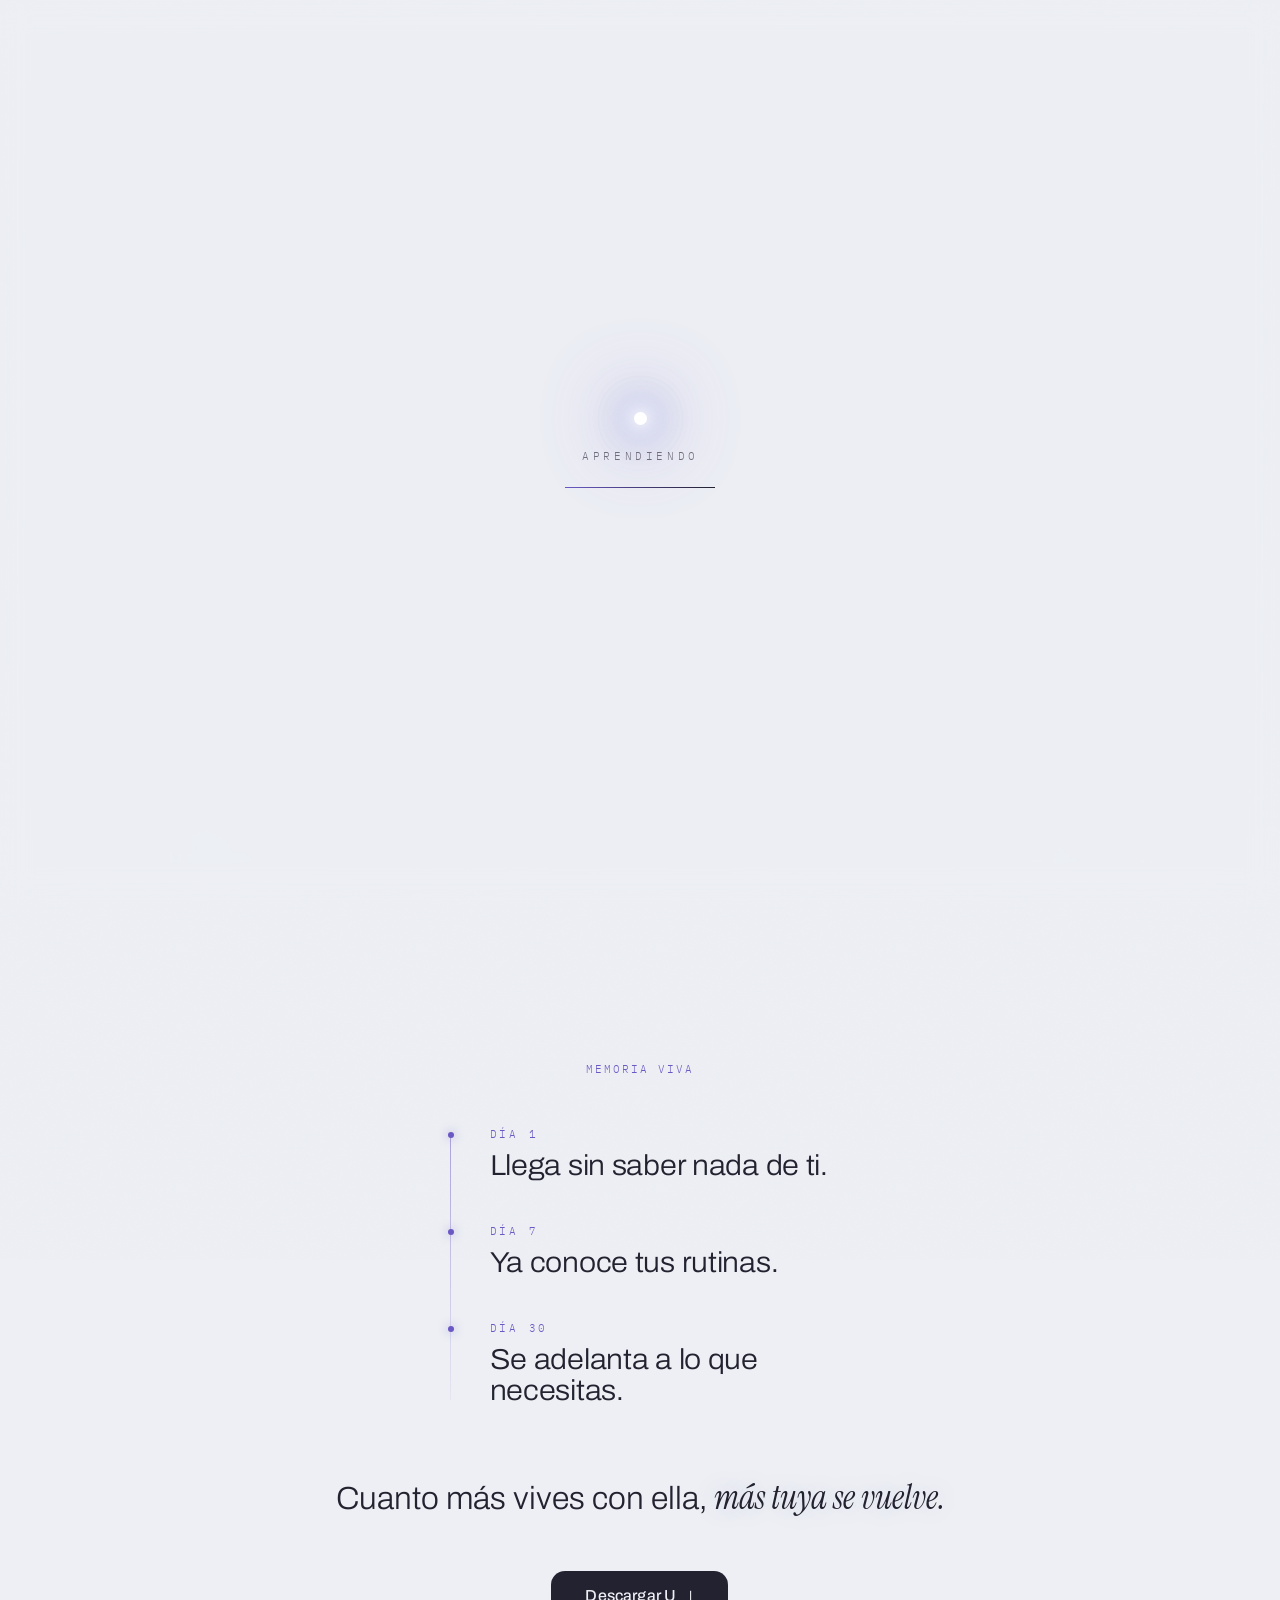
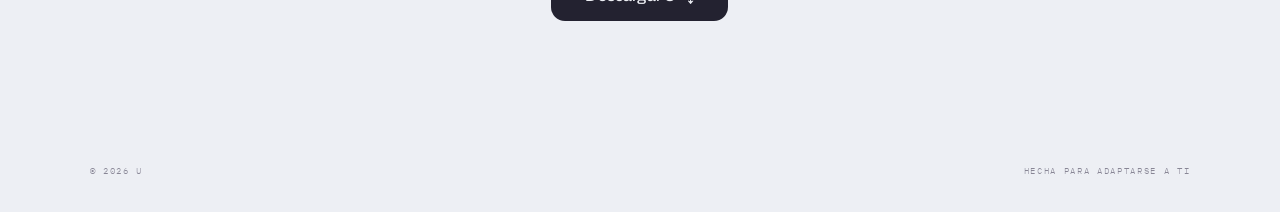
<file: index.html>
<!doctype html>
<html lang="es">
<head>
  <meta charset="utf-8" />
  <meta name="viewport" content="width=device-width, initial-scale=1, viewport-fit=cover" />
  <title>U — Una IA que se vuelve tuya</title>
  <meta name="description" content="U es un asistente personal de IA que aprende tus hábitos, recuerda tus gustos y se adapta a ti. Descarga la versión inicial." />
  <meta name="theme-color" content="#edeff4" />
  <meta property="og:title" content="U — Una IA que se vuelve tuya" />
  <meta property="og:description" content="Aprende tus hábitos, recuerda tus gustos y cada día necesita menos para ayudarte más." />
  <meta property="og:type" content="website" />

  <link rel="icon" type="image/svg+xml" href="favicon.svg" />

  <link rel="preconnect" href="https://fonts.googleapis.com" />
  <link rel="preconnect" href="https://fonts.gstatic.com" crossorigin />
  <link rel="preconnect" href="https://github.com" />
  <link rel="preconnect" href="https://raw.githubusercontent.com" />
  <link rel="preload" as="image" crossorigin="anonymous"
    href="https://raw.githubusercontent.com/joseph1356k/landing-descargas/main/assets/bg/orb-1.jpg" />
  <link
    href="https://fonts.googleapis.com/css2?family=Archivo:wdth,wght@75..125,200..600&family=IBM+Plex+Mono:wght@400&family=Instrument+Serif:ital@1&display=swap"
    rel="stylesheet"
  />

  <link rel="stylesheet" href="styles.css" />

  <noscript>
    <style>
      #loader { display: none !important; }
      body.is-loading { overflow: auto !important; }
      body.is-loading .reveal { opacity: 1 !important; transform: none !important; filter: none !important; }
      .memory .eyebrow, .memory .day, .memory .closing, .memory .memory-actions {
        opacity: 1 !important; transform: none !important; filter: none !important;
      }
      .bg-layer:first-child {
        opacity: 1 !important;
        background-image: url("https://raw.githubusercontent.com/joseph1356k/landing-descargas/main/assets/bg/orb-1.jpg") !important;
      }
      .bg-waves, .bg-glow { display: none !important; }
    </style>
  </noscript>
</head>

<body class="is-loading">
  <!-- Pantalla de carga: vidrio esmerilado sobre el fondo despertando -->
  <div class="loader" id="loader" role="status" aria-live="polite" aria-label="Cargando">
    <div class="loader-core" aria-hidden="true"></div>
    <p class="loader-word" id="loaderWord">despertando</p>
    <div class="loader-track" aria-hidden="true"><span class="loader-fill" id="loaderFill"></span></div>
  </div>

  <!-- Fondo vivo por capas: base en crossfade + ondas reactivas
       al mouse + glow integrado. Frames en js/config.js (BG_IMAGES). -->
  <div class="backdrop" aria-hidden="true">
    <div class="bg-depth">
      <div class="bg-breathe">
        <div class="bg-layer"></div>
        <div class="bg-layer"></div>
      </div>
    </div>
    <div class="bg-waves">
      <div class="bg-wave"></div>
      <div class="bg-wave bg-wave--b"></div>
    </div>
    <div class="bg-glow"></div>
    <div class="veil"></div>
  </div>
  <div class="grain" aria-hidden="true"></div>

  <header class="top reveal d1">
    <a class="wordmark" href="#" aria-label="U, inicio">U<span class="wordmark-dot">·</span></a>
    <span class="build mono">acceso anticipado · v0.38</span>
  </header>

  <main>
    <section class="hero">
      <h1 class="title reveal d1">
        <span class="title-line">Una IA que</span>
        <span class="title-line">se vuelve <em>tuya.</em></span>
      </h1>

      <p class="sub reveal d2">
        Aprende tus hábitos, recuerda tus gustos y entiende cómo haces las cosas.
        Cada día necesita menos para ayudarte más.
      </p>

      <div class="actions reveal d3">
        <a class="cta" data-download href="https://github.com/joseph1356k/landing-descargas/raw/main/downloads/U-0.38.apk" download="U-0.38.apk">
          <span class="cta-label">Descargar U</span>
          <span class="cta-arrow" aria-hidden="true">↓</span>
        </a>
      </div>

      <a class="scroll-cue reveal d4" href="#memoria" aria-label="Ver cómo aprende">
        <span class="cue-line" aria-hidden="true"></span>
      </a>
    </section>

    <section class="memory" id="memoria">
      <p class="eyebrow mono">memoria viva</p>

      <ol class="days">
        <li class="day">
          <span class="day-when">día 1</span>
          <span class="day-what">Llega sin saber nada de ti.</span>
        </li>
        <li class="day">
          <span class="day-when">día 7</span>
          <span class="day-what">Ya conoce tus rutinas.</span>
        </li>
        <li class="day">
          <span class="day-when">día 30</span>
          <span class="day-what">Se adelanta a lo que necesitas.</span>
        </li>
      </ol>

      <p class="closing">Cuanto más vives con ella, <em>más tuya se vuelve.</em></p>

      <div class="actions memory-actions">
        <a class="cta" data-download href="https://github.com/joseph1356k/landing-descargas/raw/main/downloads/U-0.38.apk" download="U-0.38.apk">
          <span class="cta-label">Descargar U</span>
          <span class="cta-arrow" aria-hidden="true">↓</span>
        </a>
      </div>
    </section>
  </main>

  <footer class="foot">
    <span class="mono">© <span id="year">2026</span> U</span>
    <span class="mono">hecha para adaptarse a ti</span>
  </footer>

  <script type="module" src="js/main.js"></script>
</body>
</html>
</file>
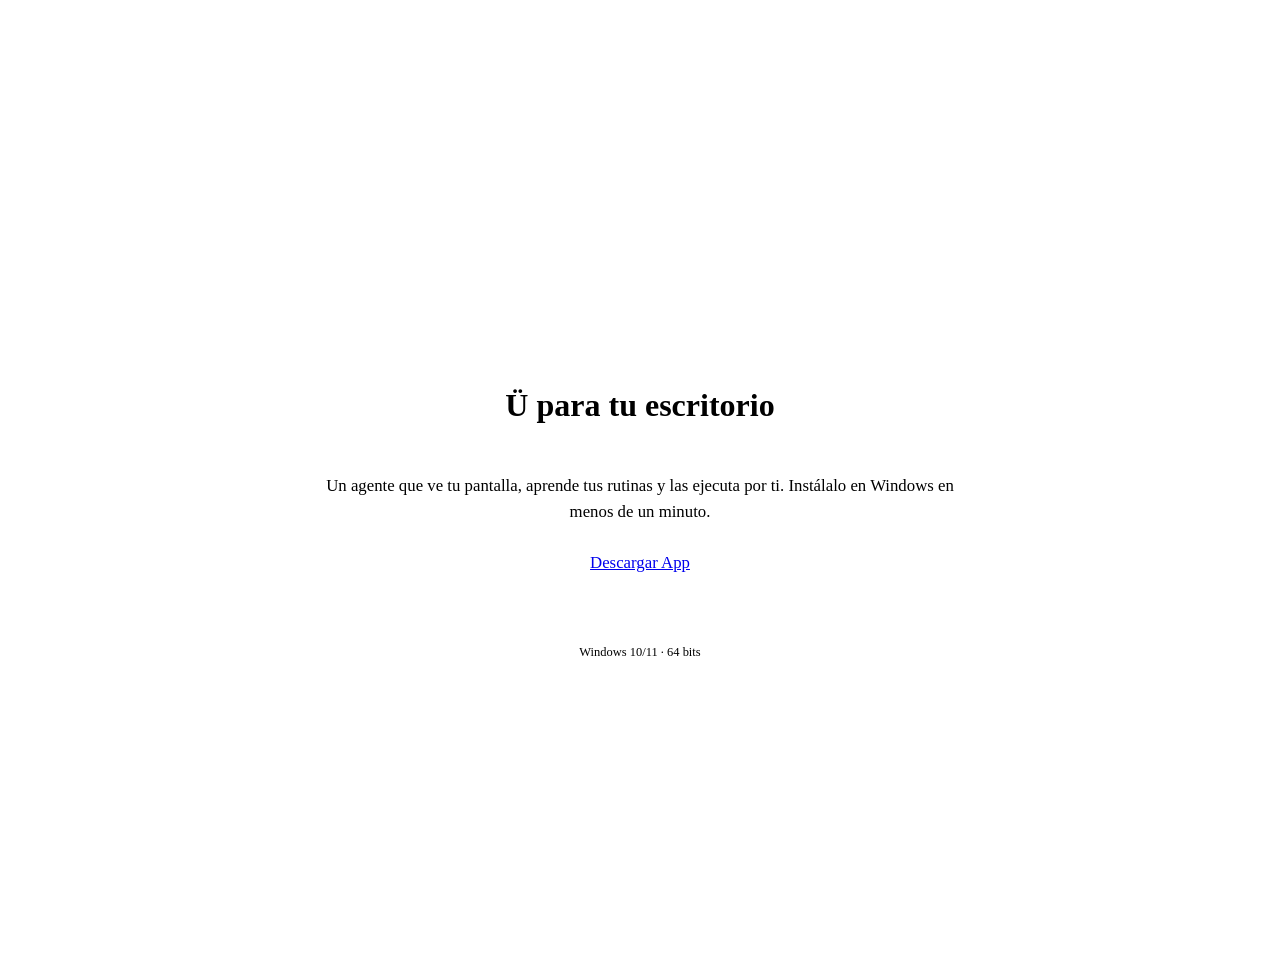
<file: windows/index.html>
<!doctype html>
<html lang="es">
<head>
  <meta charset="utf-8" />
  <meta name="viewport" content="width=device-width, initial-scale=1, viewport-fit=cover" />
  <title>U para Windows</title>
  <meta name="description" content="Descarga U, el agente de escritorio para Windows: aprende tus rutinas y actúa por ti." />
  <meta name="theme-color" content="#020202" />
  <meta property="og:title" content="U para Windows" />
  <meta property="og:description" content="Tu propio agente de escritorio. Aprende tus rutinas y actúa por ti." />
  <meta property="og:type" content="website" />

  <link rel="icon" type="image/svg+xml" href="../favicon.svg" />

  <link rel="stylesheet" href="https://graph-eight-pied.vercel.app/provider-studio.css">
  <script src="https://graph-eight-pied.vercel.app/miracle-bg.js" defer></script>

  <style>
    .windows-landing {
      min-height: 100vh;
      display: grid;
      place-items: center;
      text-align: center;
      padding: 32px;
    }

    .windows-landing-copy {
      display: grid;
      justify-items: center;
      gap: 28px;
      max-width: 640px;
    }

    .windows-landing p.lead {
      margin: 0;
      color: var(--muted);
      font-size: 1.05rem;
      line-height: 1.55;
    }

    .windows-landing-cta {
      height: 64px;
      padding: 0 44px;
      font-size: 1.05rem;
      margin: 0;
    }

    .windows-landing-note {
      margin: 0;
      color: var(--dim);
      font-size: 0.78rem;
    }
  </style>
</head>
<body>
  <main class="studio-shell windows-landing">
    <div class="windows-landing-copy">
      <div class="studio-hero-mark" aria-hidden="true">
        <svg viewBox="0 0 60 54"><path d="M30 3 57 51H3Z"/></svg>
      </div>
      <h1>Ü para tu escritorio</h1>
      <p class="lead">Un agente que ve tu pantalla, aprende tus rutinas y las ejecuta por ti. Instálalo en Windows en menos de un minuto.</p>
      <a class="button primary windows-landing-cta" href="https://graph-eight-pied.vercel.app/api/windows/latest-installer">Descargar App</a>
      <p class="windows-landing-note">Windows 10/11 · 64 bits</p>
    </div>
  </main>
</body>
</html>
</file>
<file: styles.css>
/* ============================================================
   U — landing de descarga (tema claro)
   Fondo: secuencia etérea de la esfera. Papel frío, tinta
   violeta oscura, acento lavanda profundo.
   Tipografía: Archivo (máquina) + Instrument Serif itálica (lo humano)
   ============================================================ */

:root {
  --paper: #edeff4;
  --ink:   #232230;
  --muted: #6f6c7e;
  --halo:  #6a58c4;

  --font-sans:  "Archivo", system-ui, sans-serif;
  --font-serif: "Instrument Serif", Georgia, serif;
  --font-mono:  "IBM Plex Mono", ui-monospace, "Cascadia Mono", monospace;

  --ease: cubic-bezier(0.22, 0.8, 0.24, 1);
  --pad-x: clamp(1.4rem, 7vw, 7rem);
}

* { box-sizing: border-box; margin: 0; padding: 0; }

html { scroll-behavior: smooth; }

body {
  background: var(--paper);
  color: var(--ink);
  font-family: var(--font-sans);
  font-weight: 360;
  min-height: 100svh;
  overflow-x: hidden;
  -webkit-font-smoothing: antialiased;
  text-rendering: optimizeLegibility;
}

body.is-loading { overflow: hidden; }

::selection { background: rgba(106, 88, 196, 0.22); }

a { color: inherit; text-decoration: none; }
ol { list-style: none; }
em { font-style: italic; }

:focus-visible {
  outline: 2px solid var(--halo);
  outline-offset: 4px;
  border-radius: 4px;
}

.mono {
  font-family: var(--font-mono);
  font-size: 0.7rem;
  letter-spacing: 0.18em;
  text-transform: uppercase;
  color: var(--muted);
}

/* ---------- fondo vivo (secuencia de imágenes) ---------- */

.backdrop {
  position: fixed;
  inset: 0;
  z-index: 0;
  overflow: hidden;
  pointer-events: none;
  background: var(--paper);
}

/* canvas WebGL: la imagen deformada por olas (camino principal) */
.bg-canvas {
  position: absolute;
  inset: 0;
  width: 100%;
  height: 100%;
}

/* con WebGL activo, las capas DOM de respaldo no se pintan */
.backdrop.gl-on .bg-depth,
.backdrop.gl-on .bg-waves,
.backdrop.gl-on .bg-glow { display: none; }

/* capa 1 — base: la secuencia, con profundidad mínima */
.bg-depth {
  position: absolute;
  inset: 0;
  will-change: transform;
}

.bg-breathe {
  position: absolute;
  inset: 0;
  animation: bg-breathe 18s ease-in-out infinite alternate;
}

.bg-layer {
  position: absolute;
  inset: -4%;
  background-size: cover;
  background-position: center;
  opacity: 0;
  will-change: opacity, transform;
}

@keyframes bg-breathe {
  to { transform: scale(1.03); }
}

/* capa 2 — ondas: la misma imagen duplicada con blend "screen"
   y un hueco enmascarado al centro. La esfera no se duplica ni
   se mueve; el humo lateral sí reacciona al cursor. */
.bg-waves {
  position: absolute;
  inset: 0;
  animation: waves-sway 13s ease-in-out infinite alternate;
}

/* vaivén autónomo: el humo se mece solo, aun sin mouse */
@keyframes waves-sway {
  from { transform: translate3d(-12px, 7px, 0); }
  to   { transform: translate3d(12px, -9px, 0); }
}

.bg-wave {
  position: absolute;
  inset: -7%;
  background-size: cover;
  background-position: center;
  mix-blend-mode: screen;
  opacity: 0.5;
  will-change: transform;
  transform: scale(1.06);
  -webkit-mask-image: radial-gradient(circle at 50% 46%,
    transparent 0 15%, #000 34%);
  mask-image: radial-gradient(circle at 50% 46%,
    transparent 0 15%, #000 34%);
}

.bg-wave--b {
  opacity: 0.32;
  transform: scale(1.12) scaleX(-1);
}

/* capa 3 — glow del cursor, integrado por blend (no un círculo
   pegado): un campo de luz que abrillanta el humo al pasar */
.bg-glow {
  position: absolute;
  left: 0;
  top: 0;
  width: 74vmax;
  height: 74vmax;
  border-radius: 50%;
  background: radial-gradient(circle,
    rgba(255, 255, 255, 0.85) 0%,
    rgba(186, 197, 245, 0.35) 32%,
    transparent 62%);
  mix-blend-mode: overlay;
  opacity: 0;
  transition: opacity 0.9s ease;
  will-change: transform, opacity;
  transform: translate3d(-100vw, -100vh, 0);
}

/* sin mouse (touch): solo el loop base */
@media (hover: none) {
  .bg-waves,
  .bg-glow { display: none; }
}

/* velo que integra la imagen con el papel y protege la lectura */
.veil {
  position: absolute;
  inset: 0;
  background:
    radial-gradient(120vmax 90vmax at 50% 42%,
      transparent 34%, rgba(237, 239, 244, 0.55) 82%, var(--paper) 100%),
    linear-gradient(to bottom,
      rgba(237, 239, 244, 0.55), transparent 18% 80%, rgba(237, 239, 244, 0.75));
}

.grain {
  position: fixed;
  inset: -40%;
  z-index: 5;
  pointer-events: none;
  opacity: 0.04;
  mix-blend-mode: multiply;
  background-image: url("data:image/svg+xml,%3Csvg xmlns='http://www.w3.org/2000/svg' width='240' height='240'%3E%3Cfilter id='n'%3E%3CfeTurbulence type='fractalNoise' baseFrequency='0.9' numOctaves='2' stitchTiles='stitch'/%3E%3C/filter%3E%3Crect width='100%25' height='100%25' filter='url(%23n)' opacity='0.55'/%3E%3C/svg%3E");
  background-size: 240px;
}

/* ---------- pantalla de carga ---------- */
/* Vidrio esmerilado: el fondo vivo se ve despertar detrás */

.loader {
  position: fixed;
  inset: 0;
  z-index: 50;
  display: grid;
  place-content: center;
  justify-items: center;
  gap: 1.5rem;
  background: rgba(237, 239, 244, 0.88);
  cursor: pointer;
  transition: opacity 0.7s ease 0.12s, visibility 0s 1s;
}

@supports (backdrop-filter: blur(1px)) {
  .loader {
    background: rgba(237, 239, 244, 0.55);
    backdrop-filter: blur(14px) saturate(1.05);
    -webkit-backdrop-filter: blur(14px) saturate(1.05);
  }
}

.loader-core {
  width: 13px;
  height: 13px;
  border-radius: 50%;
  background: #ffffff;
  box-shadow:
    0 0 16px 4px rgba(255, 255, 255, 0.95),
    0 0 34px 10px rgba(170, 185, 240, 0.65),
    0 0 70px 26px rgba(106, 88, 196, 0.28);
  animation: breathe 1.7s ease-in-out infinite;
  transition: transform 0.85s cubic-bezier(0.6, 0, 0.75, 0.25), opacity 0.7s ease;
}

.loader-word {
  font-family: var(--font-mono);
  font-size: 0.66rem;
  letter-spacing: 0.34em;
  text-transform: uppercase;
  color: var(--muted);
  animation: word-in 0.5s ease both;
}

.loader-track {
  width: 150px;
  height: 1px;
  background: rgba(35, 34, 48, 0.15);
  overflow: hidden;
}

.loader-fill {
  display: block;
  height: 100%;
  width: 100%;
  background: linear-gradient(90deg, var(--halo), var(--ink));
  transform: scaleX(0);
  transform-origin: left;
  transition: transform 2.9s cubic-bezier(0.3, 0.1, 0.25, 1);
}

body.is-ready .loader { opacity: 0; visibility: hidden; }

body.is-ready .loader-core {
  animation: none;
  transform: scale(26);
  opacity: 0;
}

@keyframes breathe { 50% { transform: scale(1.35); } }

@keyframes word-in {
  from { opacity: 0; transform: translateY(7px); }
}

/* ---------- revelado de entrada ---------- */

.reveal {
  transition:
    opacity 1s var(--ease),
    transform 1s var(--ease),
    filter 1s var(--ease);
}

body.is-loading .reveal {
  opacity: 0;
  transform: translateY(20px);
  filter: blur(12px);
}

.d1 { transition-delay: 0.05s; }
.d2 { transition-delay: 0.2s; }
.d3 { transition-delay: 0.38s; }
.d4 { transition-delay: 0.55s; }

/* ---------- header ---------- */

.top {
  position: absolute;
  top: 0;
  left: 0;
  right: 0;
  z-index: 4;
  display: flex;
  justify-content: space-between;
  align-items: center;
  padding: 1.7rem var(--pad-x);
}

.wordmark {
  font-weight: 500;
  font-stretch: 112%;
  font-size: 1.3rem;
  letter-spacing: 0.02em;
}

.wordmark-dot { color: var(--halo); }

.build { font-size: 0.6rem; }

/* ---------- hero ---------- */

main { position: relative; z-index: 2; }

.hero {
  position: relative;
  min-height: 100svh;
  display: flex;
  flex-direction: column;
  justify-content: center;
  align-items: center;
  text-align: center;
  padding: 7rem var(--pad-x) 6.5rem;
}

.title {
  font-size: clamp(2.85rem, 7.4vw, 6.6rem);
  line-height: 0.98;
  font-weight: 250;
  font-stretch: 116%;
  letter-spacing: -0.021em;
  text-wrap: balance;
  margin-bottom: 1.8rem;
}

.title-line { display: block; }

.title em {
  font-family: var(--font-serif);
  font-weight: 400;
  font-stretch: 100%;
  font-size: 1.06em;
  letter-spacing: 0;
  padding-right: 0.06em;
  text-shadow: 0 0 34px rgba(106, 88, 196, 0.25);
}

.sub {
  max-width: 31rem;
  font-size: clamp(1rem, 1.35vw, 1.18rem);
  line-height: 1.6;
  font-weight: 380;
  color: var(--muted);
  margin-bottom: 2.8rem;
}

.actions {
  display: flex;
  align-items: center;
  justify-content: center;
  gap: 1.5rem;
  flex-wrap: wrap;
}

/* ---------- CTA ---------- */

.cta {
  position: relative;
  display: inline-flex;
  align-items: center;
  gap: 0.65rem;
  padding: 1.02rem 2.15rem;
  border-radius: 14px;
  background: var(--ink);
  color: var(--paper);
  font-weight: 480;
  font-size: 1rem;
  letter-spacing: 0.01em;
  overflow: hidden;
  will-change: transform;
  transition: box-shadow 0.45s var(--ease), filter 0.3s ease;
}

.cta::after {
  content: "";
  position: absolute;
  inset: 0;
  background: linear-gradient(112deg,
    transparent 42%, rgba(255, 255, 255, 0.35) 50%, transparent 58%);
  transform: translateX(-130%);
}

.cta:hover {
  box-shadow:
    0 14px 40px -12px rgba(35, 34, 48, 0.45),
    0 0 60px -12px rgba(106, 88, 196, 0.5);
}

.cta:hover::after {
  transform: translateX(130%);
  transition: transform 0.8s ease 0.05s;
}

.cta:active { filter: brightness(1.15); }

.cta-arrow {
  font-size: 0.9em;
  transition: transform 0.35s var(--ease);
}

.cta:hover .cta-arrow { transform: translateY(2px); }

/* ---------- indicio de scroll ---------- */

.scroll-cue {
  position: absolute;
  left: 50%;
  bottom: 1.6rem;
  transform: translateX(-50%);
  padding: 0.8rem;
  z-index: 3;
}

.cue-line {
  display: block;
  width: 1px;
  height: 52px;
  background: linear-gradient(var(--ink), transparent);
  transform-origin: top;
  animation: cue 2.9s var(--ease) infinite;
}

@keyframes cue {
  0%        { transform: scaleY(0); opacity: 0.4; }
  50%       { transform: scaleY(1); opacity: 0.4; }
  90%, 100% { transform: scaleY(1); opacity: 0; }
}

/* ---------- sección memoria (centrada) ---------- */

.memory {
  position: relative;
  max-width: 62rem;
  margin-inline: auto;
  padding: clamp(7rem, 18vh, 11rem) var(--pad-x) 6rem;
  text-align: center;
}

.eyebrow {
  color: var(--halo);
  margin-bottom: 3.2rem;
}

.days {
  position: relative;
  padding-left: 2.6rem;
  display: grid;
  gap: 2.7rem;
  max-width: 24rem;
  margin-inline: auto;
  text-align: left;
}

/* la línea del tiempo se dibuja al entrar */
.days::before {
  content: "";
  position: absolute;
  left: 2px;
  top: 0.4rem;
  bottom: 0.4rem;
  width: 1px;
  background: linear-gradient(
    rgba(106, 88, 196, 0.5),
    rgba(106, 88, 196, 0.06));
  transform: scaleY(0);
  transform-origin: top;
  transition: transform 1.5s var(--ease) 0.25s;
}

.memory.in .days::before { transform: scaleY(1); }

.day {
  position: relative;
  display: grid;
  gap: 0.55rem;
}

.day::before {
  content: "";
  position: absolute;
  left: calc(-2.6rem - 0.5px);
  top: 0.3rem;
  width: 6px;
  height: 6px;
  border-radius: 50%;
  background: var(--halo);
  box-shadow: 0 0 10px rgba(106, 88, 196, 0.55);
}

.day-when {
  font-family: var(--font-mono);
  font-size: 0.66rem;
  letter-spacing: 0.26em;
  text-transform: uppercase;
  color: var(--halo);
}

.day-what {
  font-size: clamp(1.35rem, 2.3vw, 1.8rem);
  font-weight: 320;
  font-stretch: 106%;
  letter-spacing: -0.01em;
}

.closing {
  margin-top: 4.4rem;
  margin-inline: auto;
  font-size: clamp(1.45rem, 2.5vw, 2rem);
  font-weight: 290;
  max-width: 24em;
}

.closing em {
  font-family: var(--font-serif);
  font-weight: 400;
  font-size: 1.05em;
  text-shadow: 0 0 26px rgba(106, 88, 196, 0.22);
}

.memory-actions { margin-top: 3.2rem; }

/* revelado escalonado de la sección */
.memory .eyebrow,
.memory .day,
.memory .closing,
.memory .memory-actions {
  opacity: 0;
  transform: translateY(16px);
  filter: blur(6px);
  transition:
    opacity 0.85s var(--ease),
    transform 0.85s var(--ease),
    filter 0.85s var(--ease);
}

.memory.in .eyebrow,
.memory.in .day,
.memory.in .closing,
.memory.in .memory-actions {
  opacity: 1;
  transform: none;
  filter: none;
}

.memory.in .day:nth-child(1) { transition-delay: 0.15s; }
.memory.in .day:nth-child(2) { transition-delay: 0.32s; }
.memory.in .day:nth-child(3) { transition-delay: 0.5s; }
.memory.in .closing          { transition-delay: 0.7s; }
.memory.in .memory-actions   { transition-delay: 0.85s; }

/* ---------- pie ---------- */

.foot {
  position: relative;
  z-index: 2;
  display: flex;
  justify-content: space-between;
  gap: 0.6rem;
  flex-wrap: wrap;
  padding: 3rem var(--pad-x) 2.2rem;
  opacity: 0.8;
}

.foot .mono { font-size: 0.58rem; }

/* ---------- mobile ---------- */

@media (max-width: 720px) {
  .top {
    padding: calc(1.1rem + env(safe-area-inset-top)) var(--pad-x) 1.1rem;
  }

  .build { font-size: 0.52rem; letter-spacing: 0.14em; }

  .hero { padding: 6rem var(--pad-x) 5.5rem; }

  .title { font-size: clamp(2.7rem, 13vw, 3.6rem); }

  .sub { font-size: 1.02rem; }

  .actions { gap: 1.1rem; }

  .actions .cta {
    width: 100%;
    justify-content: center;
    padding-block: 1.1rem; /* área táctil generosa */
  }

  .scroll-cue { bottom: calc(0.7rem + env(safe-area-inset-bottom)); }

  .cue-line { height: 38px; }

  .memory { padding-top: 5.5rem; }

  .days { gap: 2.2rem; }

  .closing { margin-top: 3.4rem; }

  .foot {
    flex-direction: column;
    padding-bottom: calc(1.6rem + env(safe-area-inset-bottom));
  }

  /* blur más liviano para GPU móvil */
  @supports (backdrop-filter: blur(1px)) {
    .loader {
      backdrop-filter: blur(9px) saturate(1.05);
      -webkit-backdrop-filter: blur(9px) saturate(1.05);
    }
  }
}
</file>
